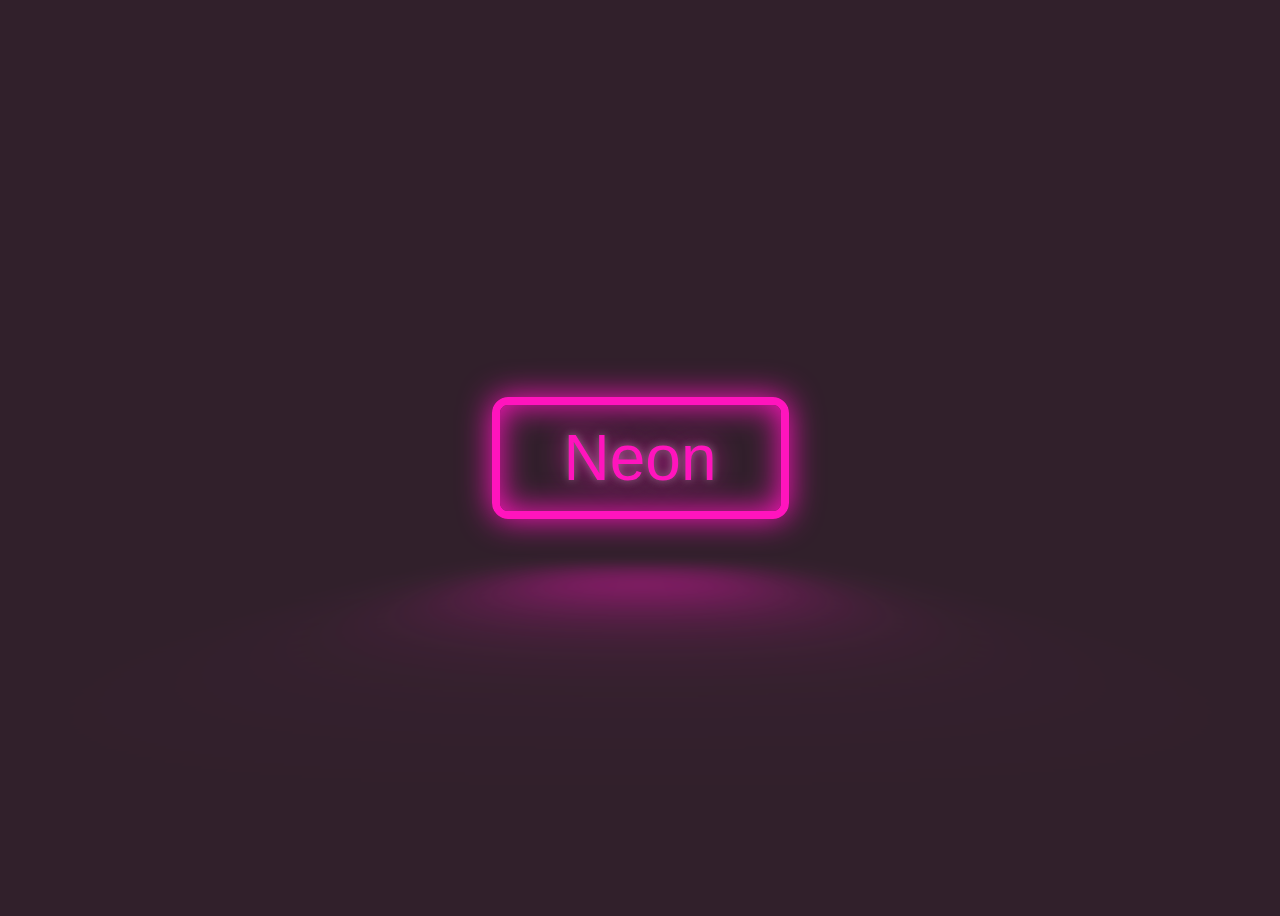
<file: Neon Button/index.html>
<!DOCTYPE html>
<html lang="en">
<head>
	<meta charset="UTF-8">
	<meta http-equiv="X-UA-Compatible" content="IE=edge">
	<meta name="viewport" content="width=device-width, initial-scale=1.0">
	<link rel="stylesheet" href="style.css">
	<title>neon button</title>
</head>
<body>
	<a href="#" class="neon-btn">Neon</a>
</body>
</html>
</file>
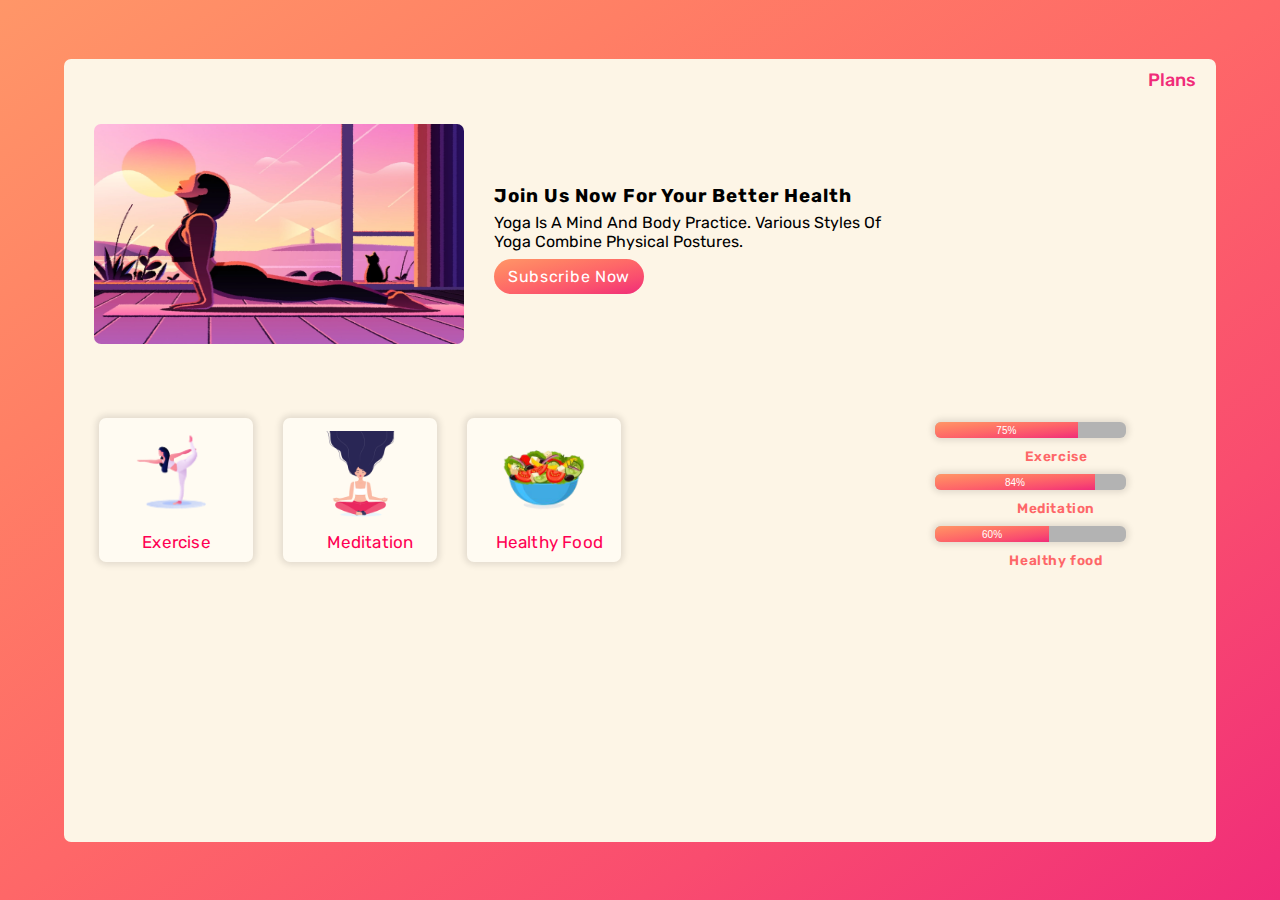
<file: yoga/index.html>
<!DOCTYPE html>
<html lang="en">
  <head>
    <meta charset="UTF-8" />
    <meta http-equiv="X-UA-Compatible" content="IE=edge" />
    <meta name="viewport" content="width=device-width, initial-scale=1.0" />
    <link rel="stylesheet" href="style.css" />
    <title>yoga</title>
  </head>
  <body>
    <!-- --------------wrapper-------------->
    <div class="wrapper">
      <!-- --------------background-------------->
      <div class="background">
        <!-- --------------nav-bar-------------->
        <div class="nav-bar">
          <nav>
            <p>plans</p>
          </nav>
        </div>
        <!-- --------------yoga-main-------------->
        <div class="yoga-main">
          <div class="yoga-main-image">
            <img src="images/Illustration About Yoga.png" alt="About Yoga" />
          </div>

          <div class="subscribe">
            <h3>join us now for your better health</h3>
            <p>
              Yoga is a mind and body practice. Various styles of yoga combine
              physical postures.
            </p>
            <!------------button--------------->
            <div class="hero-btn">
              <a href="#">subscribe now</a>
            </div>
          </div>
        </div>
        <!-- --------------yoga-main-end-------------->
      <div class="old-skool">
<!-- --------------cards-------------->
        <div class="card-wrapper">
          <!----------exercise-------------->
          <div class="cards">
            <div class="card-back exrecise">
              <img
                src="images/exercise-removebg-preview.png"
                alt="exrecises"
                title="exrecises"
              />
              <span>Exercise</span>
            </div>
          </div>

          <!----------meditation-------------->

          <div class="cards">
            <div class="card-back">
                <div class="meditating">
                    <img
                src="images/meditating-removebg-preview.png"
                alt="meditating"
                title="meditating"
              />
                </div>
                <span>Meditation</span>

            </div>
          </div>

          <!----------food-------------->

          <div class="cards">
            <div class="card-back food">
                <div class="food">
                    <img
                src="images/Greek_Salad_Flat_Vector_Illustration_Simple_Stock_Vector__Royalty_Free__1022847082-removebg-preview.png"
                alt="food"
                title="food"
              />
                </div>
             <span>Healthy Food</span>
            </div>
          </div>
        </div>
        <!-- --------------cards-end-here-------------->

    <!-------------- progress-bar------------>
    <div class="progress-wrapper">
        <div class="progress">
        <div class="bar" style="width:75%">
            <p class="percent">75%</p>
        </div>
    </div>
    <span>Exercise</span>

    <div class="progress">
        <div class="bar" style="width:84%">
            <p class="percent">84%</p>
        </div>
    </div>
    <span>Meditation</span>
    <div class="progress">
        <div class="bar" style="width:60%">
            <p class="percent">60%</p>
        </div>
    </div>
    <span>Healthy food</span>
    </div>
  </div>
       
      </div>
    </div>
  </body>
</html>
</file>
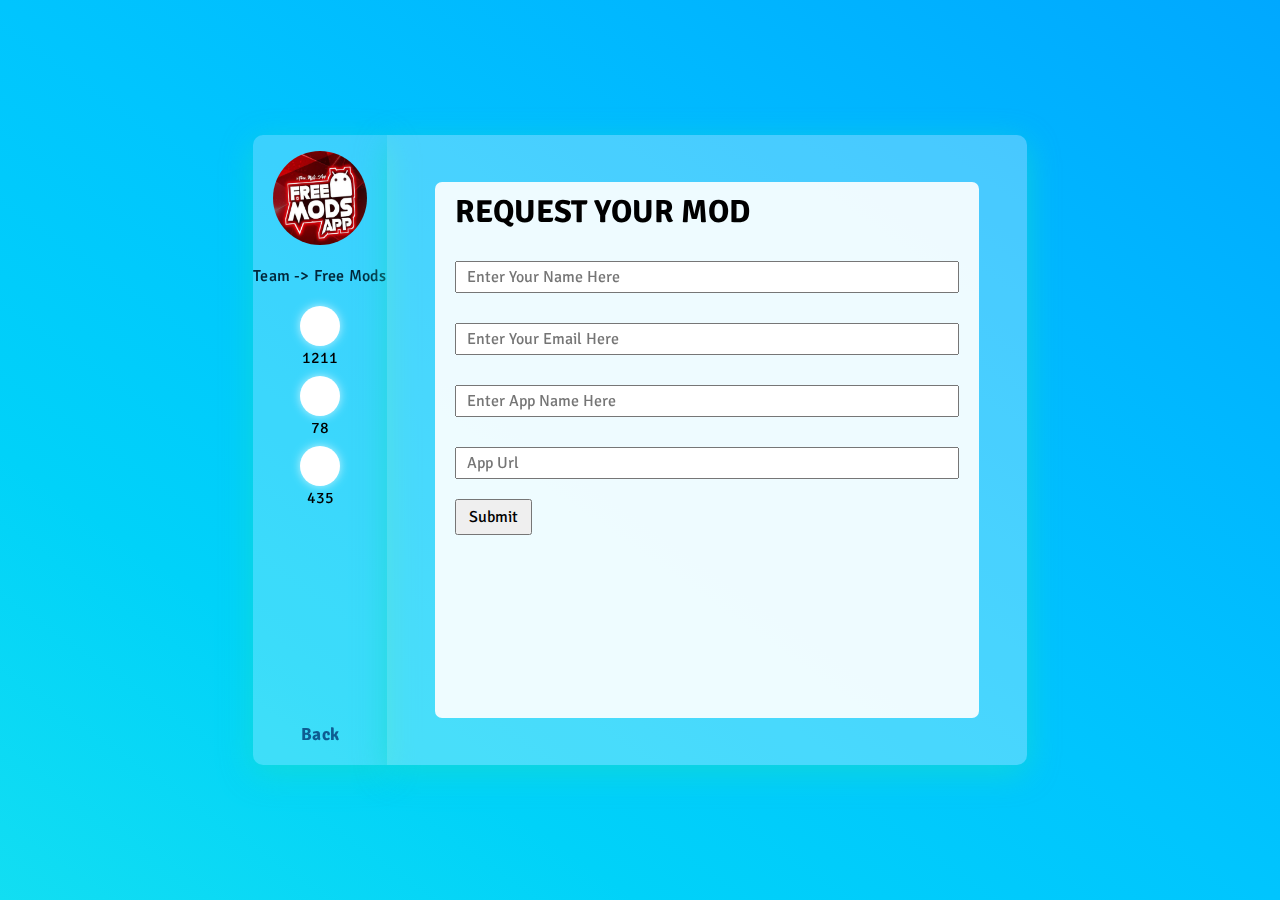
<file: glasseffect form/form.html>
<!DOCTYPE html>
<html lang="en">
<head>
    <meta charset="UTF-8">
    <meta http-equiv="X-UA-Compatible" content="IE=edge">
    <meta name="viewport" content="width=device-width, initial-scale=1.0">
    <link rel="shortcut icon" href="images/logo.jpg" type="image/x-icon">
    <link rel="stylesheet" href="https://use.fontawesome.com/releases/v5.15.4/css/all.css" integrity="sha384-DyZ88mC6Up2uqS4h/KRgHuoeGwBcD4Ng9SiP4dIRy0EXTlnuz47vAwmeGwVChigm" crossorigin="anonymous">
    <link rel="stylesheet" href="style.css">
    <title>Form</title>
</head>

<body>
    <!-- wrapper -->
<div class="wrapper">
    <!-- profile -->
<div class="glass-profile">
<div class="logo">
<img src="images/logo.jpg" alt="">
</div>
<!-- icons  -->
<div class="social-media">
<p>Team -> Free Mods</p>
<div class="linkss">
<div class="button">
<div class="icon">
<a href="#"><i class="fab fa-facebook face"></i></a>
</div> 
<span>1211</span>
</div>
<div class="button">
<div class="icon">
<a href="#"><i class="fab fa-github git"></i></i></a>
</div>
<span>78</span>
</div>
<div class="button">
<div class="icon">
<a href="#"><i class="fab fa-blogger-b blog"></i></i></a>
</div> 
<span>435</span>
</div>
</div> 
</div>
<!-- icons end here -->
<div class="backTo-main">
<a href="#">Back</a>
</div>
</div>
<!-- profile ends here -->

<!-- form inputs -->
<div class="glasseffect">
<div class="formback">
<div class="form-inputs">
    <h1>REQUEST YOUR MOD</h1>
    <form action="form.php" method="POST">
  <input type="text" name="name" placeholder="Enter your name here", required>
    <input type="email" name="email" placeholder="enter your email here", required>
    <input type="text" name="app" placeholder="Enter app name here", required> 
    <input type="url" name="url" placeholder="App url", required>
    <button type="submit" class="hero-btn purpel-btn">Submit</button>

    </form>
   
</div>
</div>
</div>
<!-- form inputs end here -->
</div>
<!-- wrapper ends here -->
</body>
</html>
</file>
<file: Neon Button/style.css>
:root{
    --clr-neon: hsl(317 100% 54%);
    --clr-bg: hsl(323 21% 16%);
}
*,
*::before, 
 ::after{
     box-sizing: border-box;
 }

 body{
     min-height: 100vh;
     display: grid;
     place-items: center;
     background: var(--clr-bg);
     font-family: sans-serif;
     color: var(--clr-neon);
 }

 .neon-btn{
     font-size: 4rem;
     text-decoration: none;
     display: inline-block;
     cursor: pointer; 
     color: var(--clr-neon);
     border: var(--clr-neon) 0.125em solid;
     padding: 0.25em 1em;
     border-radius: 0.25em;
     text-shadow: 0 0 0.125em  rgba(255, 255, 255, 0.356), 
     0 0 0.45em var(--clr-neon); 
     box-shadow: inset 0 0 0.5em 0 var(--clr-neon),
     0 0 0.5em 0 var(--clr-neon);
     position: relative;
     transition: background-color 1s linear;
 }

 .neon-btn::before{
     pointer-events: none;
     content: "";
     background-color: var(--clr-neon);
     position: absolute;
     top: 120%;
     left: 0;
    height: 100%;
    width: 100%;
    transform: perspective(1em) rotateX(40deg) scale(1, 0.35);
    filter: blur(1em);
    opacity: 0.6;
 }

 .neon-btn::after{
     content: "";
     position: absolute;
     top: 0;
     left: 0;
     bottom: 0;
     right: 0;
     box-shadow: 0 0 2em .5em var(--clr-neon);
     opacity: 0;
     transition: opacity 1s linear;
 }

 .neon-btn:hover{
     background: var(--clr-neon);
     color: var(--clr-bg);
     text-shadow: none;
 }
 .neon-btn:hover::before{
     opacity: 1;
 }

 .neon-btn:hover::after{
     opacity: 1;
 }
</file>
<file: yoga/style.css>
@import url("https://fonts.googleapis.com/css2?family=Rubik&display=swap");

* {
  margin: 0;
  padding: 0;
  box-sizing: border-box;
  font-family: "Rubik", sans-serif;
}

:root {
  --main-color: #ff0053;
}

body {
  background-image: linear-gradient(
    to right bottom,
    #ff9668,
    #ff7f65,
    #fe6768,
    #f94c6f,
    #f02c79
  );
  background-repeat: no-repeat;
  background-attachment: fixed;
}
/* --------------wrapper---------------- */
.wrapper {
  display: flex;
  justify-content: center;
  align-items: center;
  height: 100vh;
}
/* --------------background---------------- */
.background {
  min-height: 87%;
  width: 90%;
  background: oldlace;
  border-radius: 7px; 
}
/* --------------navbar---------------- */
.nav-bar{
    padding: 10px 20px;
    display: flex;
    justify-content: flex-end;
}

.nav-bar > nav > p{
    cursor: pointer;
    font-size: 18px;
    font-weight: 500;
    color: #f02c79;
    text-transform: capitalize;
}

.nav-bar p::after{
    content: '';
    display: block;
    background-image: linear-gradient(
    to right bottom,
    #ff9668,
    #ff7f65,
    #fe6768,
    #f94c6f,
    #f02c79
  );
  width: 0;
  height: 3px;
  z-index: 10;
 border-radius: 10px;
 transition: .3s ease-in-out;
}
.nav-bar p:hover::after{
    width: 100%;
}

/* --------------yoga main---------------- */
.yoga-main{
    display: flex;
    align-items: center;
}

/* --------------yoga image---------------- */
.yoga-main-image img {
  width: 370px;
  height: 220px;
  border-radius: 7px;
  margin: 20px 30px;
}

/* --------------subscribe or text----------------*/
.subscribe{
    width: 35%;
    padding-right: auto;
    padding-left: auto;
    text-align: start;
    text-transform: capitalize;
}

.subscribe h3{
    letter-spacing: 1px;
}

.subscribe p{
    padding: 6px 0;   
}

.subscribe .hero-btn{
    padding-top: 10px;
}

.subscribe .hero-btn a{
    text-decoration: none;
    background-image: linear-gradient(
    to right bottom,
    #ff9668,
    #ff7f65,
    #fe6768,
    #f94c6f,
    #f02c79
  );
color: #fff;
padding: 8px 14px;
border-radius: 25px;
letter-spacing: .7px;
}

.old-skool{
    display: flex;
    align-items: center;
    justify-content: space-between;
}
.card-wrapper{
    display: flex;
    padding-left: 20px;
}

.cards{
    margin: 50px 15px;
}
.card-back{
    height: 144px;
    width: 154px;
    background: rgb(255, 251, 242);
    border-radius: 7px;
    box-shadow: 0px 0px 6px 3px rgba(0 0 0 / 10%);
    position: relative;
    transition: .5s ease;
    cursor: pointer;
}

.card-back:hover{
    transform: scale(110%);
    box-shadow: 0px 0px 6px 3px rgba(0 0 0 / 20%);
}

.card-back img{
    width: 158px;
    height: 106px;
    max-width: fit-content;
    position: absolute;
    top: 13px;
    margin-top: -14px;
}

.meditating{
    display: flex;
    justify-content: center;
}
.meditating img{
    margin-top: 0px;
    height: 96px;
}

.food{
    display: flex;
    justify-content: center;
}

.card-back span{
    position: absolute;
    bottom: 10px;
    transform: translateX(50%);
    letter-spacing: .2px;
    color: var(--main-color);
    font-size: 17px;
}

.exrecise span{
    transform: translateX(63%); 
}

.food span{
    transform: translateX(5%); 
}

.progress-wrapper{
    display: flex;
    flex-direction: column;
    align-items: flex-end;
    width: 100%;
}

.progress {
    margin: 10px 90px;
    padding:0;
    width: 33%;
    height:16px;
    overflow:hidden;
    background:#b3b3b3;
    border-radius:6px;
    box-shadow: 0px 0px 6px 3px rgba(0 0 0 / 10%);
  }
  
  .bar {
      position:relative;
    float:left;
    min-width:1%;
    height:100%;
    background-image: linear-gradient(
        to right bottom,
        #ff9668,
        #ff7f65,
        #fe6768,
        #f94c6f,
        #f02c79
      );
  }
  
  .percent {
    position:absolute;
    top:50%;
    left:50%;
    transform:translate(-50%,-50%);
    margin:0;
    font-family:tahoma,arial,helvetica;
    font-size: 10px;
    color:white;
  }

  .progress-wrapper span{
      padding-left:  260px;
      margin: auto;
      color: #fe6768;
      font-weight: 600;
      font-size: 13.6px;
      letter-spacing: .6px;
  }
</file>
<file: glasseffect form/style.css>
@import url('https://fonts.googleapis.com/css2?family=Signika&display=swap');

* {
  margin: 0;
  padding: 0;
  box-sizing: border-box;
  font-family: 'Signika', sans-serif;
}

body {
  background-image: linear-gradient(
    to right top,
    #12def2,
    #00d2f9,
    #00c5fe,
    #00b7ff,
    #00a8ff
  );
  background-repeat: no-repeat;
}

.wrapper {
  height: 100vh;
  width: 100vw;
  display: flex;
  justify-content: center;
  align-items: center;
}

.glass-profile {
  display: flex;
  flex-direction: column;
  flex-basis: content;
  justify-content: flex-start;
  align-items: center;
  height: 70%;
  width: 13%;
  background: rgba(255, 255, 255, 0.233);
  box-shadow: 0 8px 32px 0 rgba(22, 219, 203, 0.678);
  backdrop-filter: blur(0px);
  -webkit-backdrop-filter: blur(0px);
  border-radius: 10px 0 0 10px;
  position: relative;
}

.logo {
    margin: 16px 0;
}
.logo img{
    height: 94px;
    width: 94px;
    border-radius: 50%;
    cursor: not-allowed;
}


.social-media{
  display: grid;
  text-align: center;
}
.social-media p{
  color: #02273a;
  font-weight: 500;
  letter-spacing: .2px;
}
.linkss{
  display: grid;
  place-content: center;
  width: 100%;
  margin: 20px 0;
  row-gap: 30px;
  text-align: center;
}

.button{
  height: 40px;
  width: 40px;
  background: #fff;
  border-radius: 50%;
  cursor: pointer;
  box-shadow: 0 0 10px rgba(255, 255, 255, 0.692);
  text-align: center;
  position: relative;
}
.button span{
  line-height: 25px;
}

.button .icon{
 display: block;
  height: 40px;
  width: 40px;
  text-align: center;
  border-radius: 10px;
}

.button .icon i{
  font-size: 25px;
  line-height: 40px;
}

.icon .face{
  color: #0129afd7;
}

.icon .git{
  color: #000411d2;
}

.icon .blog{
  color: #e95d00d7;
}

.icon .face:hover{
  color: #002088;
}

.icon .git:hover{
  color: #000103ed;
}

.icon .blog:hover{
  color: #e25b01;
}
.backTo-main{
  position: absolute;
  text-align: center;
  bottom: 20px;
}
.backTo-main a{
    text-decoration: none;
    color: rgba(10, 78, 134, 0.904);
    font-weight: 700;
    letter-spacing: .5px;
    font-size: 17.5px;
    cursor: pointer;
    position: relative;
}

.backTo-main a::before{
    content: "\f060";
    font-family: "Font Awesome 5 Free"; font-weight: 600;
    position: absolute;
    left: -20px;
    bottom: 0;
    color: white;
}

.backTo-main a:hover{
   text-decoration: underline;
   color: rgba(2, 58, 104, 0.972);
}


.glasseffect {
  display: flex;
  justify-content: center;
  align-items: center;
  height: 70%;
  width: 50%;
  background: rgba(255, 255, 255, 0.281);
  box-shadow: 0 8px 32px 0 rgba(22, 219, 203, 0.678);
  backdrop-filter: blur(0px);
  -webkit-backdrop-filter: blur(0px);
  border-radius: 0 10px 10px 0;
}

.formback {
  background: rgba(255, 255, 255, 0.904);
  height: 85%;
  width: 85%;
  border-radius: 7px;
}

.form-inputs{
  padding: 0 20px;
}
.form-inputs h1{
  margin-top: 10px;
}
.form-inputs input{
  width: 100%;
  font-size: 16px;
  text-transform: capitalize;
  font-family: 'Signika', sans-serif;
  padding: 4px 0;
  margin-top: 30px;
  outline-color: rgb(0, 212, 219);
  outline-width: thin;
  padding-inline-start: 10px;
}


.form-inputs button{
  text-align: center;
  margin-top: 20px;
  padding: 6px 12px;
  font-size: 16px;
  cursor: pointer;
}


@media screen and (min-width: 0px) and (max-width: 375px){
  
  body{
    background-image: linear-gradient(to right top, #f42df4, #d126dd, #af1ec5, #8f16ac, #710d94);
  }
  
  .wrapper {
    height: 100vh;
    width: 100vw;
    display: flex;
    flex-direction: column;
    justify-content: center;
    align-items: center;
  }
  
  .glass-profile{
    height: 16%;
    width: 78%;
    border-radius: 10px 10px 0 0;
    display: flex;
    flex-direction: row;
    flex-basis: content;
    justify-content: flex-start;
    align-items: center;
    position: relative;
    box-shadow: 0 8px 32px 0 rgba(179, 43, 233, 0.83);
  }
  
  .social-media{
    display: flex;
    width: 100%;
    padding: 0 7px 0 0;
    text-align: start;
    position: relative;
  }
  .social-media p{
     margin: auto;
    position: absolute;
    text-align: center;
    width: 100%;
    font-size: 14px;
    line-height: 10px;
  }
  
  .linkss{
    display: flex;
    justify-content: space-evenly;
    gap: 5px;
    align-items: center;
  }
  
  .logo {
    margin: 16px 10px;
  }
  .logo img{
    height: 40px;
    width: 40px;;
    border-radius: 50%;
    cursor: not-allowed;
  }
  .backTo-main{
   display: none;
  }
  
  .button{
    height: 30px;
    width: 30px;
  }
  .button span{
    font-size: 13px;
    line-height: 15px;
  }
  
  .button .icon{
    display: block;
     height: 30px;
     width: 30px;
  }
  .button .icon i{
    font-size: 22px;
    line-height: 30px;
  }
  
  .glasseffect{
    height: 65%;
    width: 78%;
    border-radius: 0 0 10px 10px;
    box-shadow: 0 8px 32px 0 rgba(179, 43, 233, 0.734);
  } 
  .formback {
    height: 89%;
    width: 89%;
  }
  .form-inputs{
    padding: 0 14px;
  }
  .form-inputs h1{
    font-size: 15.5px;
    margin-top: 20px;
  }

  .form-inputs input{
    font-size: 11px;
    margin-top: 27px;
    padding: 6px 0;
    padding-inline-start: 4px;
    border: 1px solid rgba(0, 0, 0, 0.59);
    border-radius: 4px;
    outline-color: rgb(193, 0, 219);
  }

  .form-inputs button{
    margin-top: 25px;
    padding: 2px 8px;
    font-size: 16px;
    cursor: pointer;
  }
}

@media screen and (min-width: 376px) and (max-width: 480px){

   body{
    background-image: linear-gradient(to right top, #eb5ea1, #ef4682, #ed2c5f, #e51439, #d60a0a);
   }

  .wrapper {
    height: 100vh;
    width: 100vw;
    display: flex;
    flex-direction: column;
    justify-content: center;
    align-items: center;
  }
  
  .glass-profile{
    height: 15%;
    width: 70%;
    border-radius: 10px 10px 0 0;
    display: flex;
    flex-direction: row;
    flex-basis: content;
    justify-content: flex-start;
    align-items: center;
    box-shadow: 0 8px 32px 0 rgba(228, 54, 115, 0.734);
  }
  
  .social-media{
    display: flex;
    width: 100%;
    padding: 0 12px 0 0;
    text-align: start;
  }
  .social-media p{
    height: 100%;
      margin: auto;
    display: inline-block;
    width: 70%;
    font-size: 14.5px;
  }
  
  .linkss{
    display: flex;
    justify-content: space-between;
    gap: 2px;
    align-items: center;
    margin-top: -0.1px;
  }
  
  .logo {
    margin: 16px 10px;
  }
  .logo img{
    height: 39px;
    width: 39px;
    border-radius: 50%;
    cursor: not-allowed;
  }
  .backTo-main{
   display: none;
  }

  .glasseffect{
    height: 70%;
    width: 70%;
    box-shadow: 0 8px 32px 0 rgba(228, 54, 115, 0.734);
  }
  
  .button{
    height: 30px;
    width: 30px;
  }
  .button span{
    font-size: 13px;
    line-height: 15px;
  }
  
  .button .icon{
    display: block;
     height: 30px;
     width: 30px;
  }
  .button .icon i{
    font-size: 22px;
    line-height: 30px;
  }
  
  .formback {
    height: 89%;
    width: 89%;
  }
  .form-inputs{
    padding: 0 14px;
  }
  .form-inputs h1{
    font-size: 15.5px;
    margin-top: 20px;
  }

  .form-inputs input{
    font-size: 11px;
    margin-top: 27px;
    padding: 6px 0;
    padding-inline-start: 4px;
    border: 1px solid rgba(0, 0, 0, 0.59);
    border-radius: 4px;
    outline-color: #eb5ea1;  
  }

  .form-inputs button{
    margin-top: 23px;
    padding: 2px 8px;
    font-size: 16px;
    cursor: pointer;
  }

}


@media screen and (min-width: 481px) and (max-width: 768px){

  body{
    background-image: linear-gradient(to right top, #eb5ea1, #ef4682, #ed2c5f, #e51439, #d60a0a);
   }

  .wrapper {
  height: 100vh;
  width: 100vw;
  display: flex;
  flex-direction: column;
  justify-content: center;
  align-items: center;
}

.glass-profile{
  height: 15%;
  width: 70%;
  border-radius: 10px 10px 0 0;
  display: flex;
  flex-direction: row;
  flex-basis: content;
  justify-content: flex-start;
  align-items: center;
  box-shadow: 0 8px 32px 0 rgba(228, 54, 115, 0.734);
}

.social-media{
  display: flex;
  width: 100%;
  padding: 0 12px 0 0;
  text-align: start;
}
.social-media p{
  height: 100%;
    margin: auto;
  display: inline-block;
  width: 50%;
  text-align: center;
  font-size: 18px;
}

.linkss{
  display: flex;
  justify-content: space-around;
  align-items: center;
  margin-top: -0.1px;
}

.logo {
  margin: 16px 10px;
}
.logo img{
  height: 57px;
  width: 57px;
  border-radius: 50%;
  cursor: not-allowed;
}
.backTo-main{
 display: none;
}

.button{
  height: 40px;
  width: 40px;
}
.button span{
  font-size: 15px;
  line-height: 0;
}

.button .icon{
  display: block;
   height: 40px;
   width: 40px;
}
.button .icon i{
  font-size: 27px;
  line-height: 40px;
}

.glasseffect{
  height: 70%;
  width: 70%;
  border-radius: 0 0 10px 10px;
  box-shadow: 0 8px 32px 0 rgba(228, 54, 115, 0.734);
}

.form-inputs h1{
  font-size: 23.5px;
}
.form-inputs input{
  margin-top: 26px;
  outline-color: #eb5ea1;  

}
}
@media screen and (min-width: 769px) and (max-width: 800px){

.form-inputs h1{
  font-size: 30px;
}
}

@media screen and (min-width: 769px) and (max-width: 1204px){
 
  .logo {
    margin: 20px 0;
} 
  .logo img{
    height: 85px;
    width: 85px;
    border-radius: 50%;
    cursor: not-allowed;
}


.button{
  height: 35px;
  width: 35px;
}

.button .icon{
   height: 35px;
   width: 35px;
}

.button .icon i{
  font-size: 23px;
  line-height: 35px;
}


}
</file>
